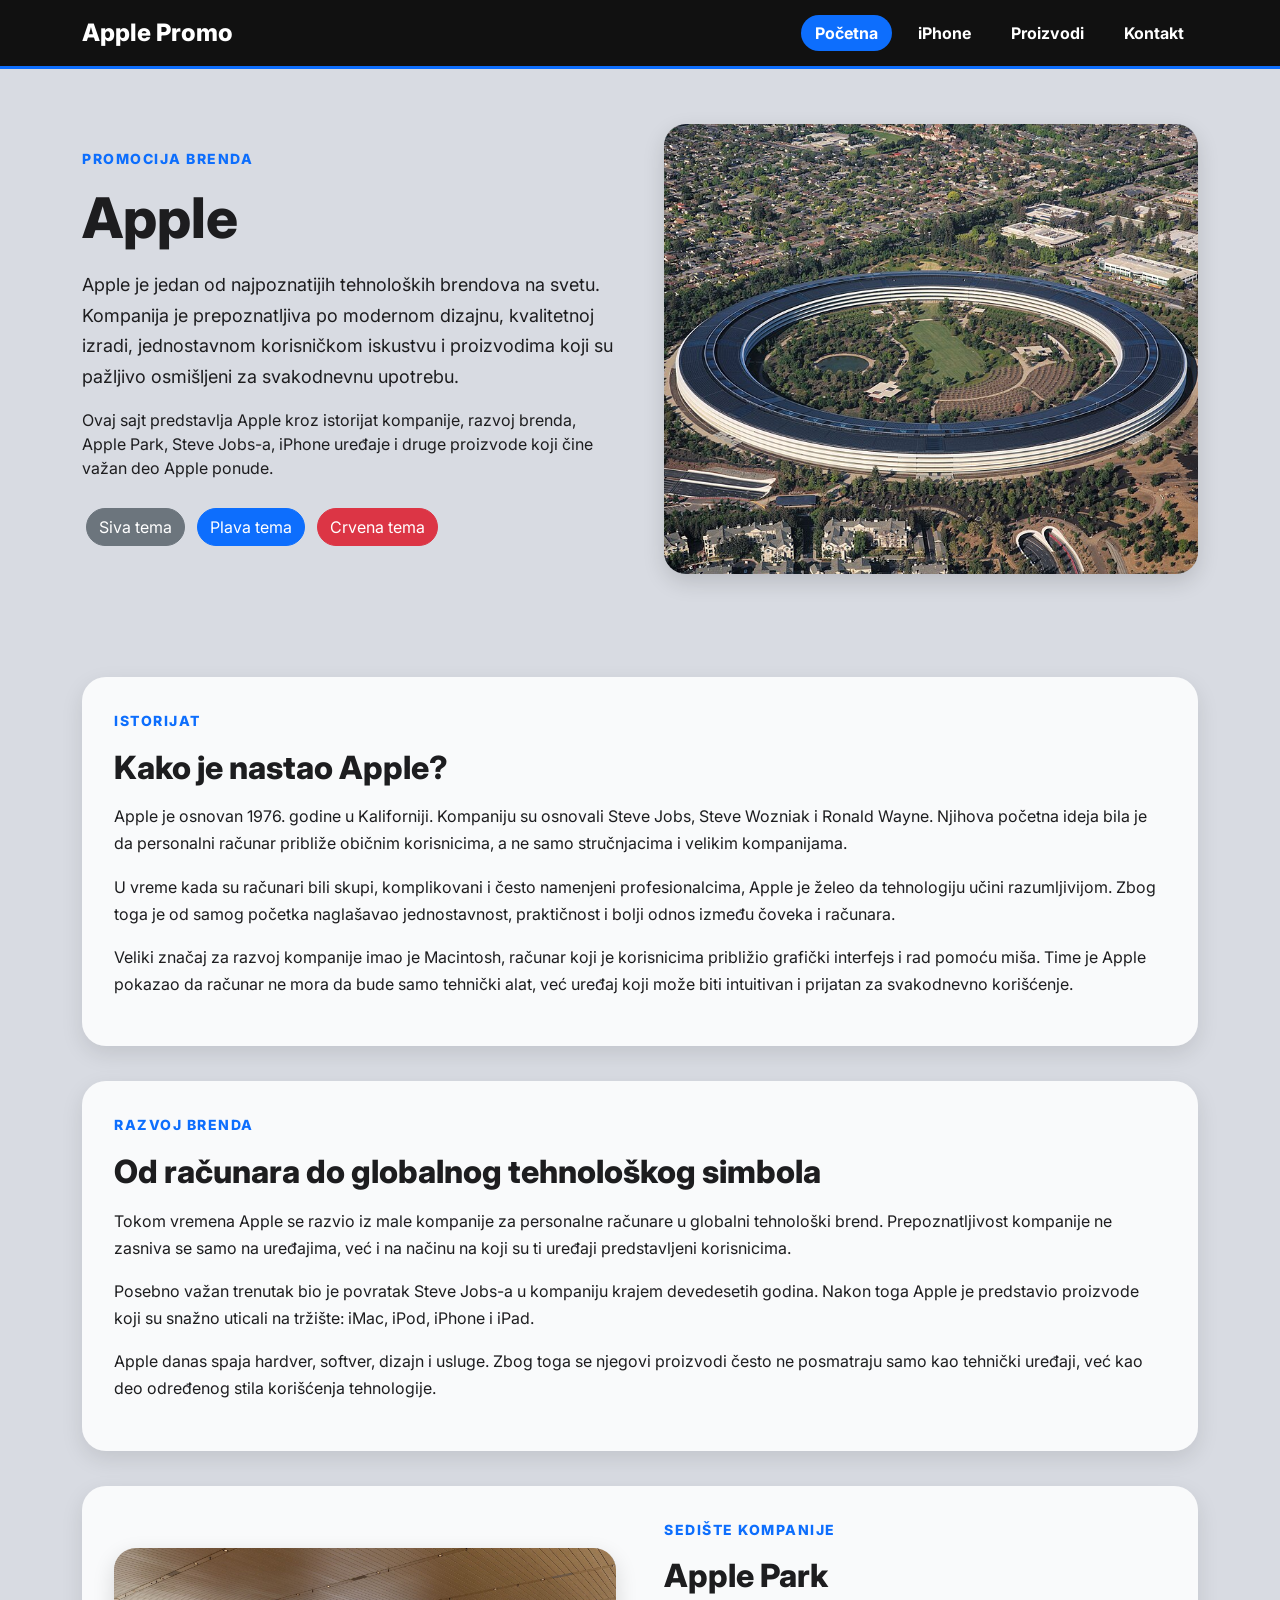
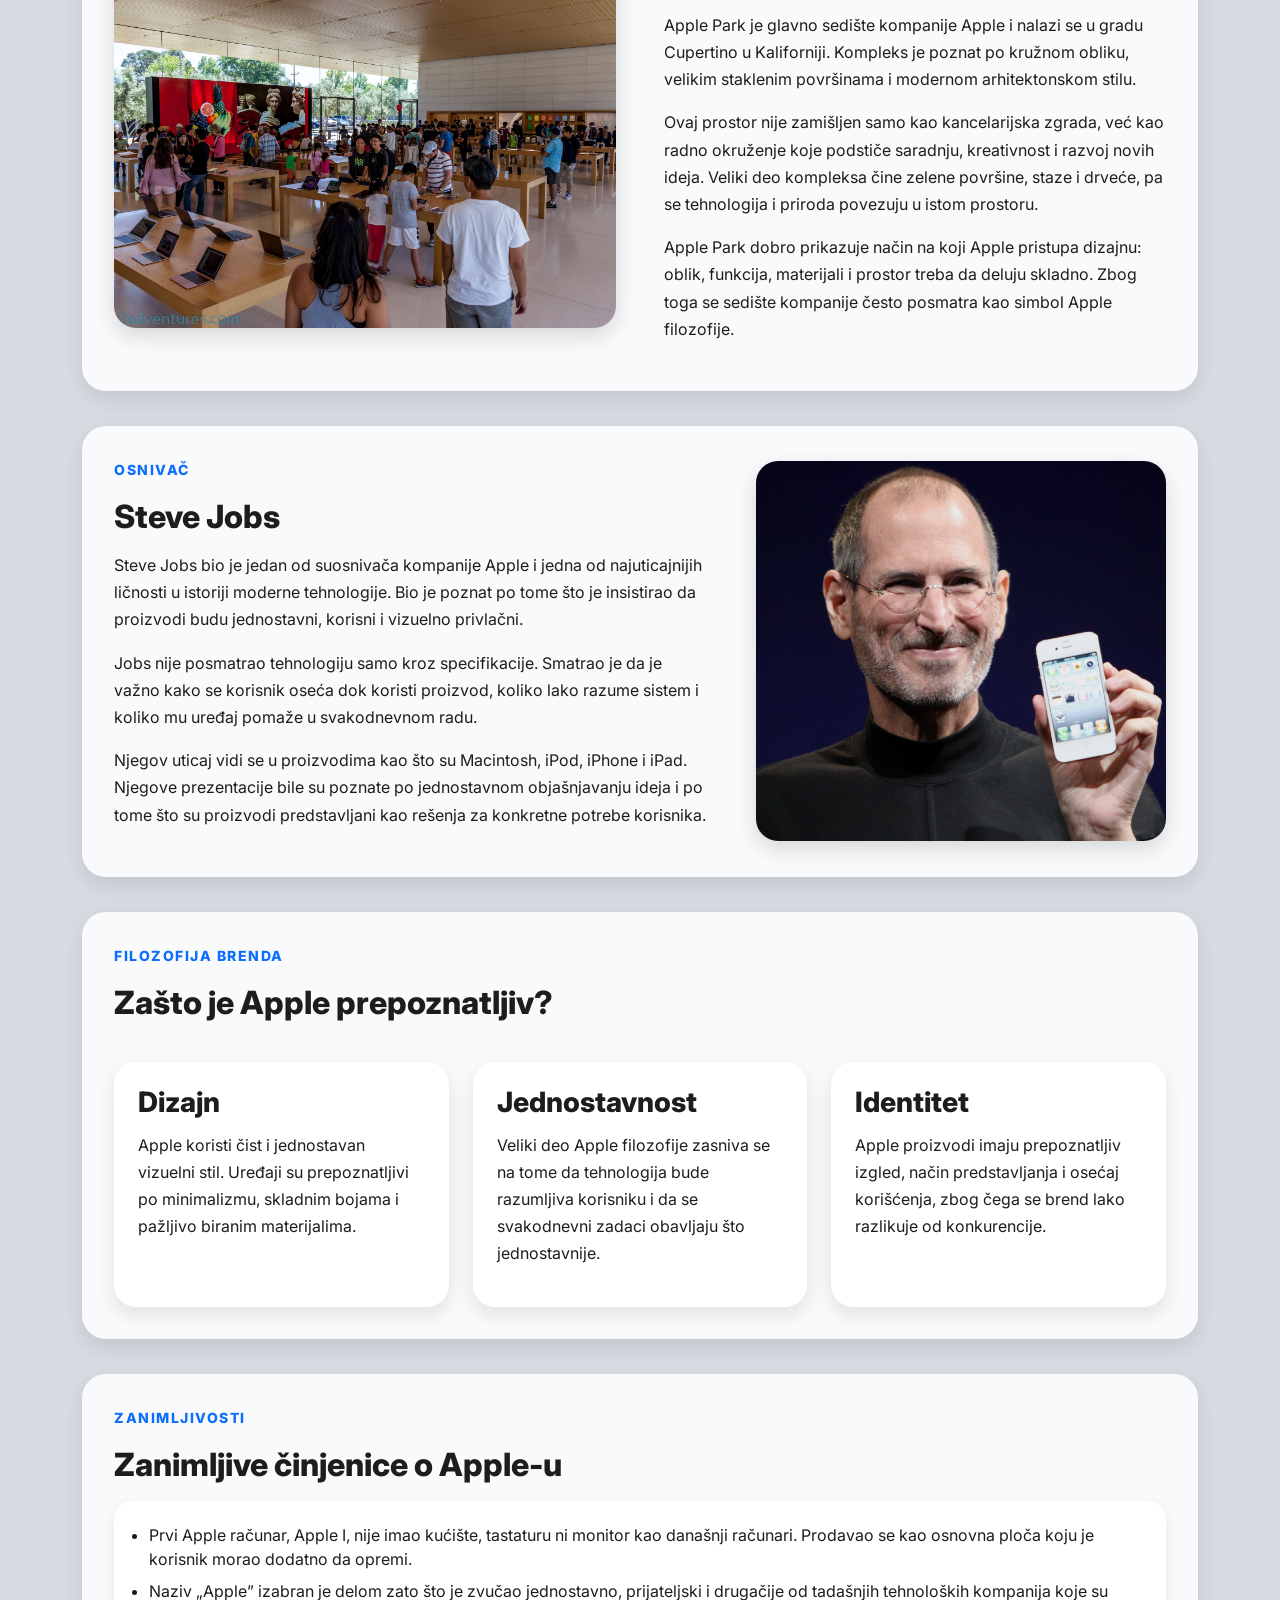
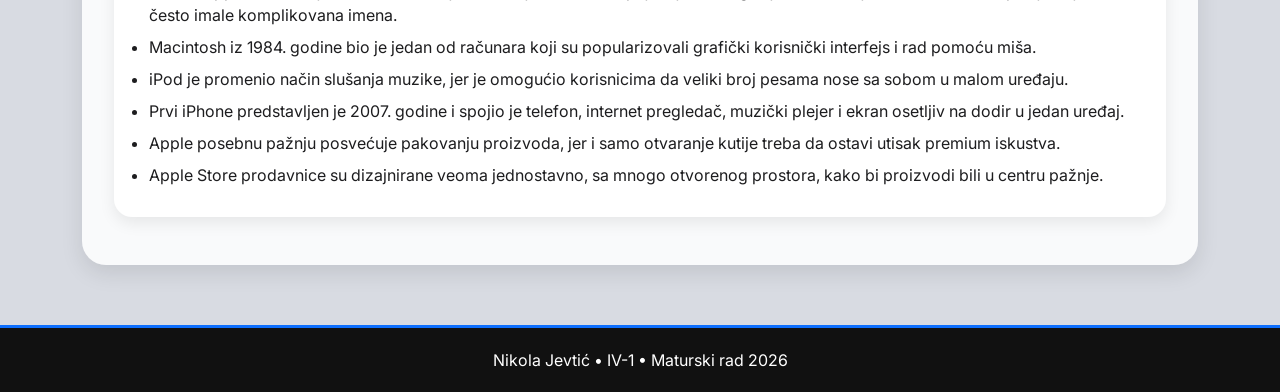
<file: index.html>
<!DOCTYPE html>
<html lang="sr">
<head>
  <meta charset="UTF-8">
  <meta name="viewport" content="width=device-width, initial-scale=1.0">

  <title>Apple | Početna</title>

  <link href="https://cdn.jsdelivr.net/npm/bootstrap@5.3.3/dist/css/bootstrap.min.css" rel="stylesheet">

  <link rel="preconnect" href="https://fonts.googleapis.com">
  <link rel="preconnect" href="https://fonts.gstatic.com" crossorigin>
  <link href="https://fonts.googleapis.com/css2?family=Inter:wght@300;400;600;700;800&display=swap" rel="stylesheet">

  <link rel="stylesheet" href="style.css">
</head>

<body id="telo">

  <nav class="site-nav">
    <div class="container nav-wrap">
      <div class="brand">Apple Promo</div>

      <ul class="menu">
        <li><a class="active" href="index.html">Početna</a></li>
        <li><a href="iphone.html">iPhone</a></li>
        <li><a href="proizvodi.html">Proizvodi</a></li>
        <li><a href="kontakt.html">Kontakt</a></li>
      </ul>
    </div>
  </nav>

  <header class="hero-section">
    <div class="container">
      <div class="row align-items-center g-5">

        <div class="col-lg-6">
          <p class="small-title">Promocija brenda</p>

          <h1>Apple</h1>

          <p class="lead-text">
            Apple je jedan od najpoznatijih tehnoloških brendova na svetu. Kompanija je
            prepoznatljiva po modernom dizajnu, kvalitetnoj izradi, jednostavnom korisničkom
            iskustvu i proizvodima koji su pažljivo osmišljeni za svakodnevnu upotrebu.
          </p>

          <p>
            Ovaj sajt predstavlja Apple kroz istorijat kompanije, razvoj brenda, Apple Park,
            Steve Jobs-a, iPhone uređaje i druge proizvode koji čine važan deo Apple ponude.
          </p>

          <div class="mt-4">
            <button onclick="sivaTema()" class="btn btn-secondary">Siva tema</button>
            <button onclick="plavaTema()" class="btn btn-primary">Plava tema</button>
            <button onclick="crvenaTema()" class="btn btn-danger">Crvena tema</button>
          </div>
        </div>

        <div class="col-lg-6">
          <img src="img/applepark.jpg" class="main-img" alt="Apple Park">
        </div>

      </div>
    </div>
  </header>

  <main class="container my-5">

    <section class="content-section">
      <p class="small-title">Istorijat</p>
      <h2>Kako je nastao Apple?</h2>

      <p>
        Apple je osnovan 1976. godine u Kaliforniji. Kompaniju su osnovali Steve Jobs,
        Steve Wozniak i Ronald Wayne. Njihova početna ideja bila je da personalni računar
        približe običnim korisnicima, a ne samo stručnjacima i velikim kompanijama.
      </p>

      <p>
        U vreme kada su računari bili skupi, komplikovani i često namenjeni profesionalcima,
        Apple je želeo da tehnologiju učini razumljivijom. Zbog toga je od samog početka
        naglašavao jednostavnost, praktičnost i bolji odnos između čoveka i računara.
      </p>

      <p>
        Veliki značaj za razvoj kompanije imao je Macintosh, računar koji je korisnicima
        približio grafički interfejs i rad pomoću miša. Time je Apple pokazao da računar
        ne mora da bude samo tehnički alat, već uređaj koji može biti intuitivan i prijatan
        za svakodnevno korišćenje.
      </p>
    </section>

    <section class="content-section">
      <p class="small-title">Razvoj brenda</p>
      <h2>Od računara do globalnog tehnološkog simbola</h2>

      <p>
        Tokom vremena Apple se razvio iz male kompanije za personalne računare u globalni
        tehnološki brend. Prepoznatljivost kompanije ne zasniva se samo na uređajima, već i
        na načinu na koji su ti uređaji predstavljeni korisnicima.
      </p>

      <p>
        Posebno važan trenutak bio je povratak Steve Jobs-a u kompaniju krajem devedesetih
        godina. Nakon toga Apple je predstavio proizvode koji su snažno uticali na tržište:
        iMac, iPod, iPhone i iPad.
      </p>

      <p>
        Apple danas spaja hardver, softver, dizajn i usluge. Zbog toga se njegovi proizvodi
        često ne posmatraju samo kao tehnički uređaji, već kao deo određenog stila korišćenja
        tehnologije.
      </p>
    </section>

    <section class="content-section">
      <div class="row align-items-center g-5">

        <div class="col-lg-6">
          <img src="img/applepark2.jpg" class="section-img" alt="Apple Park">
        </div>

        <div class="col-lg-6">
          <p class="small-title">Sedište kompanije</p>
          <h2>Apple Park</h2>

          <p>
            Apple Park je glavno sedište kompanije Apple i nalazi se u gradu Cupertino
            u Kaliforniji. Kompleks je poznat po kružnom obliku, velikim staklenim površinama
            i modernom arhitektonskom stilu.
          </p>

          <p>
            Ovaj prostor nije zamišljen samo kao kancelarijska zgrada, već kao radno okruženje
            koje podstiče saradnju, kreativnost i razvoj novih ideja. Veliki deo kompleksa čine
            zelene površine, staze i drveće, pa se tehnologija i priroda povezuju u istom prostoru.
          </p>

          <p>
            Apple Park dobro prikazuje način na koji Apple pristupa dizajnu: oblik, funkcija,
            materijali i prostor treba da deluju skladno. Zbog toga se sedište kompanije često
            posmatra kao simbol Apple filozofije.
          </p>
        </div>

      </div>
    </section>

    <section class="content-section">
      <div class="row align-items-center g-5">

        <div class="col-lg-7">
          <p class="small-title">Osnivač</p>
          <h2>Steve Jobs</h2>

          <p>
            Steve Jobs bio je jedan od suosnivača kompanije Apple i jedna od najuticajnijih
            ličnosti u istoriji moderne tehnologije. Bio je poznat po tome što je insistirao
            da proizvodi budu jednostavni, korisni i vizuelno privlačni.
          </p>

          <p>
            Jobs nije posmatrao tehnologiju samo kroz specifikacije. Smatrao je da je važno
            kako se korisnik oseća dok koristi proizvod, koliko lako razume sistem i koliko mu
            uređaj pomaže u svakodnevnom radu.
          </p>

          <p>
            Njegov uticaj vidi se u proizvodima kao što su Macintosh, iPod, iPhone i iPad.
            Njegove prezentacije bile su poznate po jednostavnom objašnjavanju ideja i po tome
            što su proizvodi predstavljani kao rešenja za konkretne potrebe korisnika.
          </p>
        </div>

        <div class="col-lg-5">
          <img src="img/jobs.jpg" class="section-img" alt="Steve Jobs">
        </div>

      </div>
    </section>

    <section class="content-section">
      <p class="small-title">Filozofija brenda</p>
      <h2>Zašto je Apple prepoznatljiv?</h2>

      <div class="row g-4 mt-3">

        <div class="col-md-4">
          <div class="info-card">
            <h3>Dizajn</h3>
            <p>
              Apple koristi čist i jednostavan vizuelni stil. Uređaji su prepoznatljivi po
              minimalizmu, skladnim bojama i pažljivo biranim materijalima.
            </p>
          </div>
        </div>

        <div class="col-md-4">
          <div class="info-card">
            <h3>Jednostavnost</h3>
            <p>
              Veliki deo Apple filozofije zasniva se na tome da tehnologija bude razumljiva
              korisniku i da se svakodnevni zadaci obavljaju što jednostavnije.
            </p>
          </div>
        </div>

        <div class="col-md-4">
          <div class="info-card">
            <h3>Identitet</h3>
            <p>
              Apple proizvodi imaju prepoznatljiv izgled, način predstavljanja i osećaj
              korišćenja, zbog čega se brend lako razlikuje od konkurencije.
            </p>
          </div>
        </div>

      </div>
    </section>

    <section class="content-section">
      <p class="small-title">Zanimljivosti</p>
      <h2>Zanimljive činjenice o Apple-u</h2>

      <ul class="nice-list">
        <li>
          Prvi Apple računar, Apple I, nije imao kućište, tastaturu ni monitor kao današnji računari.
          Prodavao se kao osnovna ploča koju je korisnik morao dodatno da opremi.
        </li>

        <li>
          Naziv „Apple” izabran je delom zato što je zvučao jednostavno, prijateljski i drugačije
          od tadašnjih tehnoloških kompanija koje su često imale komplikovana imena.
        </li>

        <li>
          Macintosh iz 1984. godine bio je jedan od računara koji su popularizovali grafički
          korisnički interfejs i rad pomoću miša.
        </li>

        <li>
          iPod je promenio način slušanja muzike, jer je omogućio korisnicima da veliki broj
          pesama nose sa sobom u malom uređaju.
        </li>

        <li>
          Prvi iPhone predstavljen je 2007. godine i spojio je telefon, internet pregledač,
          muzički plejer i ekran osetljiv na dodir u jedan uređaj.
        </li>

        <li>
          Apple posebnu pažnju posvećuje pakovanju proizvoda, jer i samo otvaranje kutije treba
          da ostavi utisak premium iskustva.
        </li>

        <li>
          Apple Store prodavnice su dizajnirane veoma jednostavno, sa mnogo otvorenog prostora,
          kako bi proizvodi bili u centru pažnje.
        </li>
      </ul>
    </section>

  </main>

  <footer class="site-footer">
    <div class="container">
      Nikola Jevtić • IV-1 • Maturski rad 2026
    </div>
  </footer>

  <script>
    function sivaTema() {
      document.getElementById("telo").style.backgroundColor = "#d8dbe2";
    }

    function plavaTema() {
      document.getElementById("telo").style.backgroundColor = "#c7d8ee";
    }

    function crvenaTema() {
      document.getElementById("telo").style.backgroundColor = "#e8c2c2";
    }
  </script>

</body>
</html>
</file>
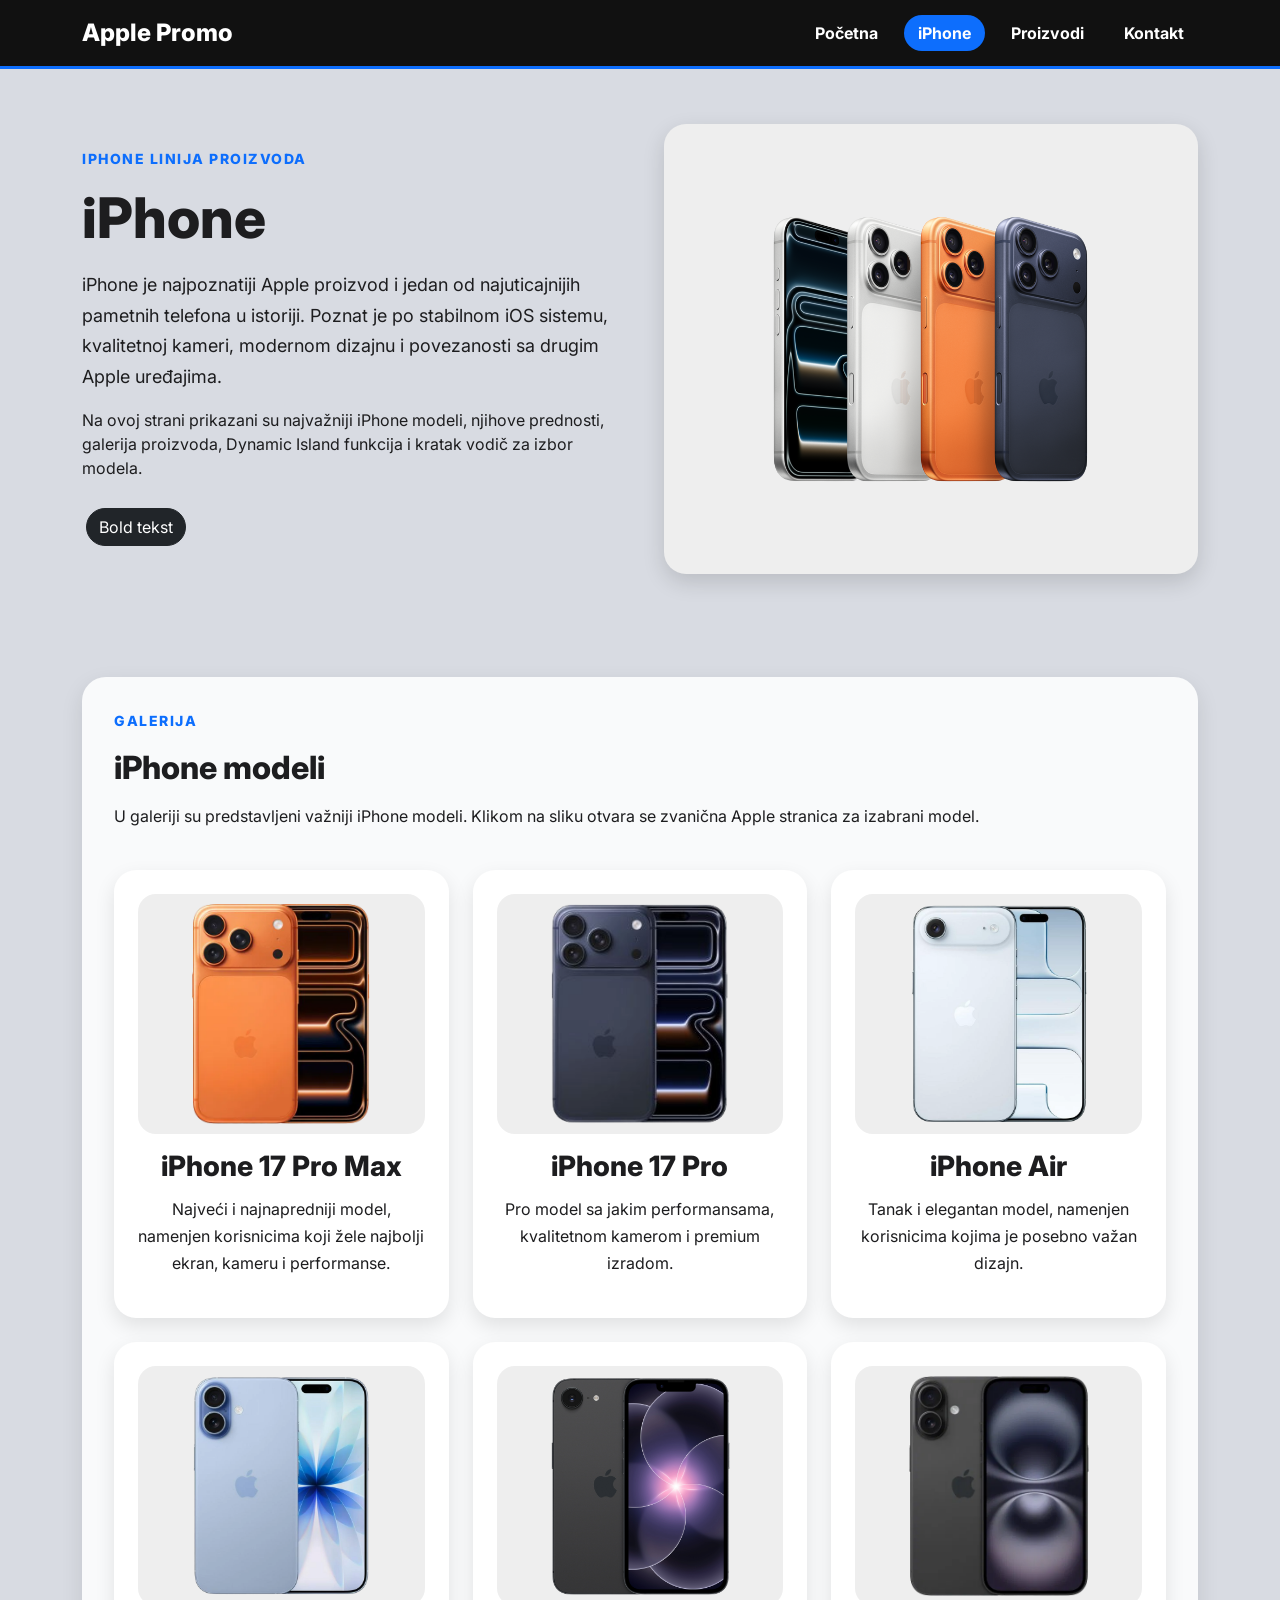
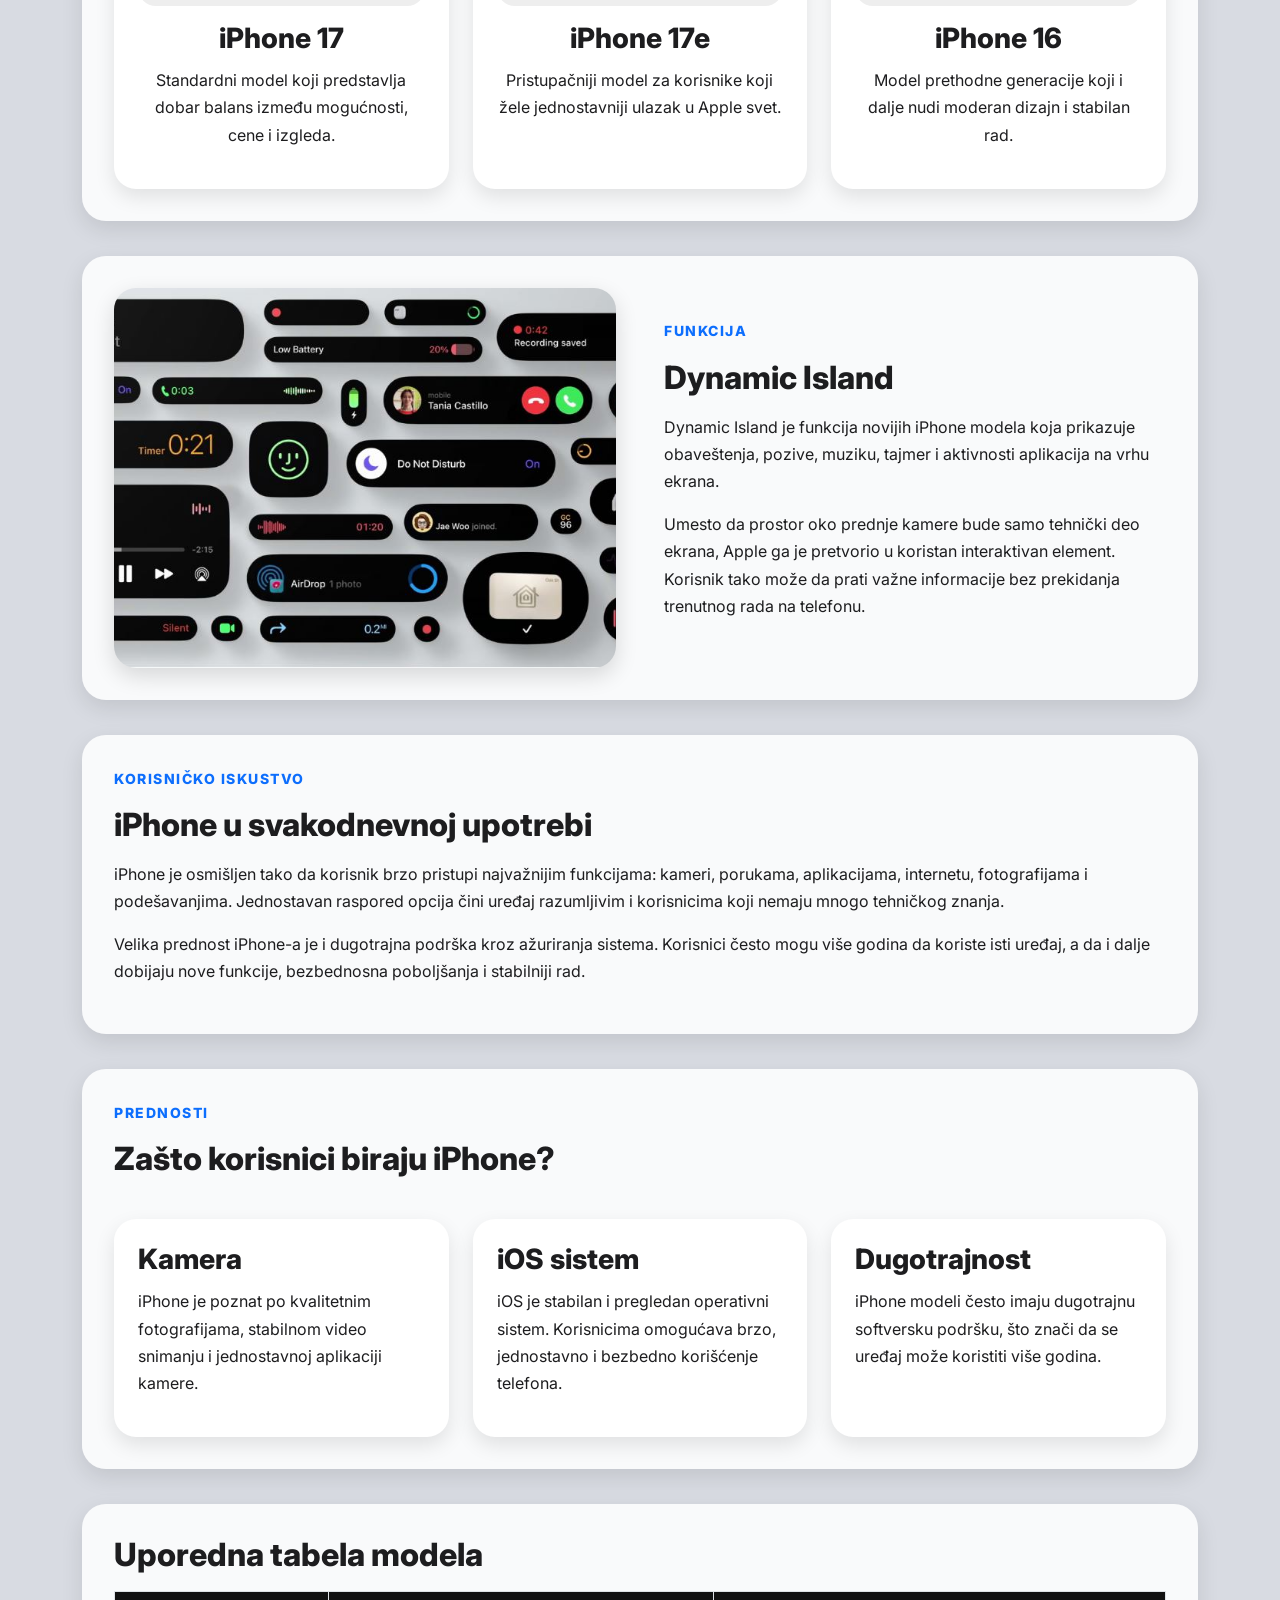
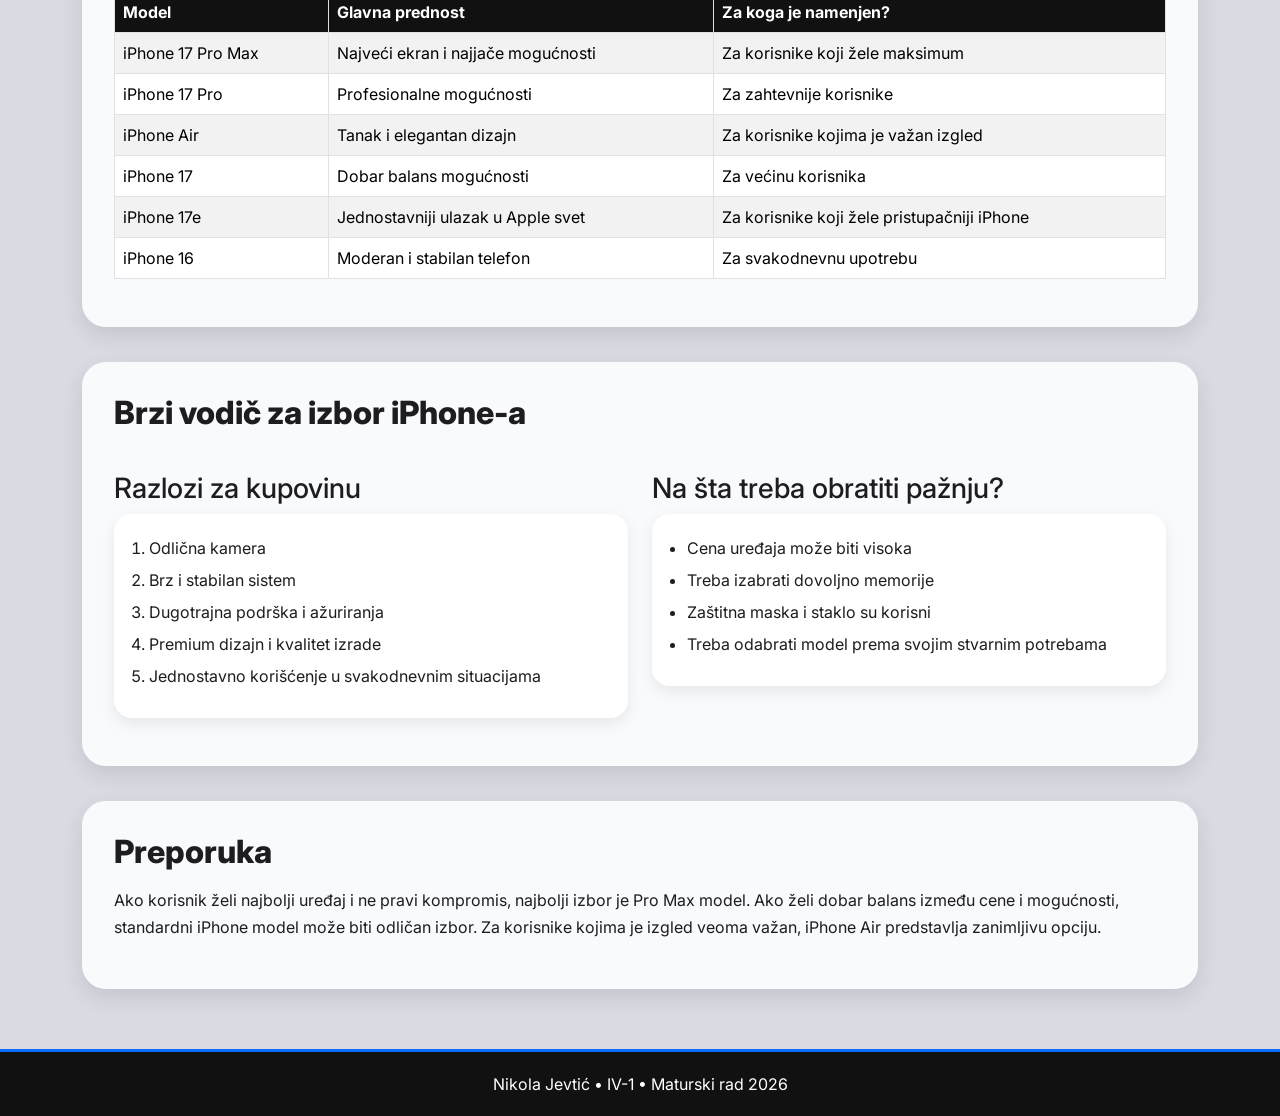
<file: iphone.html>
<!DOCTYPE html>
<html lang="sr">
<head>
  <meta charset="UTF-8">
  <meta name="viewport" content="width=device-width, initial-scale=1.0">

  <title>Apple | iPhone</title>

  <link href="https://cdn.jsdelivr.net/npm/bootstrap@5.3.3/dist/css/bootstrap.min.css" rel="stylesheet">

  <link rel="preconnect" href="https://fonts.googleapis.com">
  <link rel="preconnect" href="https://fonts.gstatic.com" crossorigin>
  <link href="https://fonts.googleapis.com/css2?family=Inter:wght@300;400;600;700;800&display=swap" rel="stylesheet">

  <link rel="stylesheet" href="style.css">
</head>

<body>

  <nav class="site-nav">
    <div class="container nav-wrap">
      <div class="brand">Apple Promo</div>

      <ul class="menu">
        <li><a href="index.html">Početna</a></li>
        <li><a class="active" href="iphone.html">iPhone</a></li>
        <li><a href="proizvodi.html">Proizvodi</a></li>
        <li><a href="kontakt.html">Kontakt</a></li>
      </ul>
    </div>
  </nav>

  <header class="hero-section">
    <div class="container">
      <div class="row align-items-center g-5">

        <div class="col-lg-6">
          <p class="small-title">iPhone linija proizvoda</p>

          <h1>iPhone</h1>

          <p class="lead-text" id="tekst1">
            iPhone je najpoznatiji Apple proizvod i jedan od najuticajnijih pametnih
            telefona u istoriji. Poznat je po stabilnom iOS sistemu, kvalitetnoj kameri,
            modernom dizajnu i povezanosti sa drugim Apple uređajima.
          </p>

          <p>
            Na ovoj strani prikazani su najvažniji iPhone modeli, njihove prednosti,
            galerija proizvoda, Dynamic Island funkcija i kratak vodič za izbor modela.
          </p>

          <div class="mt-4">
            <button id="boldDugme" onclick="boldTekst()" class="btn btn-dark">Bold tekst</button>
          </div>
        </div>

        <div class="col-lg-6">
          <div class="hero-phone-box">
            <a href="https://www.apple.com/iphone/" target="_blank">
              <img src="img/iphonehero.png" class="iphone-hero-img" alt="iPhone modeli">
            </a>
          </div>
        </div>

      </div>
    </div>
  </header>

  <main class="container my-5">

    <section class="content-section">
      <p class="small-title">Galerija</p>
      <h2>iPhone modeli</h2>

      <p>
        U galeriji su predstavljeni važniji iPhone modeli. Klikom na sliku otvara se
        zvanična Apple stranica za izabrani model.
      </p>

      <div class="row g-4 mt-3">

        <div class="col-md-4">
          <div class="product-card">
            <a href="https://www.apple.com/iphone-17-pro/" target="_blank">
              <img src="img/iphone17promax.png" alt="iPhone 17 Pro Max">
            </a>

            <h3>iPhone 17 Pro Max</h3>
            <p>
              Najveći i najnapredniji model, namenjen korisnicima koji žele najbolji ekran,
              kameru i performanse.
            </p>
          </div>
        </div>

        <div class="col-md-4">
          <div class="product-card">
            <a href="https://www.apple.com/iphone-17-pro/" target="_blank">
              <img src="img/iphone17pro.png" alt="iPhone 17 Pro">
            </a>

            <h3>iPhone 17 Pro</h3>
            <p>
              Pro model sa jakim performansama, kvalitetnom kamerom i premium izradom.
            </p>
          </div>
        </div>

        <div class="col-md-4">
          <div class="product-card">
            <a href="https://www.apple.com/iphone-air/" target="_blank">
              <img src="img/iphoneair.png" alt="iPhone Air">
            </a>

            <h3>iPhone Air</h3>
            <p>
              Tanak i elegantan model, namenjen korisnicima kojima je posebno važan dizajn.
            </p>
          </div>
        </div>

        <div class="col-md-4">
          <div class="product-card">
            <a href="https://www.apple.com/iphone-17/" target="_blank">
              <img src="img/iphone17.png" alt="iPhone 17">
            </a>

            <h3>iPhone 17</h3>
            <p>
              Standardni model koji predstavlja dobar balans između mogućnosti, cene i izgleda.
            </p>
          </div>
        </div>

        <div class="col-md-4">
          <div class="product-card">
            <a href="https://www.apple.com/iphone-17e/" target="_blank">
              <img src="img/iphone17e.png" alt="iPhone 17e">
            </a>

            <h3>iPhone 17e</h3>
            <p>
              Pristupačniji model za korisnike koji žele jednostavniji ulazak u Apple svet.
            </p>
          </div>
        </div>

        <div class="col-md-4">
          <div class="product-card">
            <a href="https://www.apple.com/iphone-16/" target="_blank">
              <img src="img/iphone16.png" alt="iPhone 16">
            </a>

            <h3>iPhone 16</h3>
            <p>
              Model prethodne generacije koji i dalje nudi moderan dizajn i stabilan rad.
            </p>
          </div>
        </div>

      </div>
    </section>

    <section class="content-section">
      <div class="row align-items-center g-5">

        <div class="col-lg-6">
          <img src="img/dynamic2.jpg" class="section-img" alt="Dynamic Island funkcija">
        </div>

        <div class="col-lg-6">
          <p class="small-title">Funkcija</p>
          <h2>Dynamic Island</h2>

          <p>
            Dynamic Island je funkcija novijih iPhone modela koja prikazuje obaveštenja,
            pozive, muziku, tajmer i aktivnosti aplikacija na vrhu ekrana.
          </p>

          <p>
            Umesto da prostor oko prednje kamere bude samo tehnički deo ekrana, Apple ga je
            pretvorio u koristan interaktivan element. Korisnik tako može da prati važne
            informacije bez prekidanja trenutnog rada na telefonu.
          </p>
        </div>

      </div>
    </section>

    <section class="content-section">
      <p class="small-title">Korisničko iskustvo</p>
      <h2>iPhone u svakodnevnoj upotrebi</h2>

      <p>
        iPhone je osmišljen tako da korisnik brzo pristupi najvažnijim funkcijama: kameri,
        porukama, aplikacijama, internetu, fotografijama i podešavanjima. Jednostavan raspored
        opcija čini uređaj razumljivim i korisnicima koji nemaju mnogo tehničkog znanja.
      </p>

      <p>
        Velika prednost iPhone-a je i dugotrajna podrška kroz ažuriranja sistema. Korisnici
        često mogu više godina da koriste isti uređaj, a da i dalje dobijaju nove funkcije,
        bezbednosna poboljšanja i stabilniji rad.
      </p>
    </section>

    <section class="content-section">
      <p class="small-title">Prednosti</p>
      <h2>Zašto korisnici biraju iPhone?</h2>

      <div class="row g-4 mt-3">

        <div class="col-md-4">
          <div class="info-card">
            <h3>Kamera</h3>
            <p>
              iPhone je poznat po kvalitetnim fotografijama, stabilnom video snimanju i
              jednostavnoj aplikaciji kamere.
            </p>
          </div>
        </div>

        <div class="col-md-4">
          <div class="info-card">
            <h3>iOS sistem</h3>
            <p>
              iOS je stabilan i pregledan operativni sistem. Korisnicima omogućava brzo,
              jednostavno i bezbedno korišćenje telefona.
            </p>
          </div>
        </div>

        <div class="col-md-4">
          <div class="info-card">
            <h3>Dugotrajnost</h3>
            <p>
              iPhone modeli često imaju dugotrajnu softversku podršku, što znači da se
              uređaj može koristiti više godina.
            </p>
          </div>
        </div>

      </div>
    </section>

    <section class="content-section">
      <h2>Uporedna tabela modela</h2>

      <div class="table-responsive mt-3">
        <table class="table table-striped table-bordered align-middle">
          <thead>
            <tr>
              <th>Model</th>
              <th>Glavna prednost</th>
              <th>Za koga je namenjen?</th>
            </tr>
          </thead>

          <tbody>
            <tr>
              <td>iPhone 17 Pro Max</td>
              <td>Najveći ekran i najjače mogućnosti</td>
              <td>Za korisnike koji žele maksimum</td>
            </tr>

            <tr>
              <td>iPhone 17 Pro</td>
              <td>Profesionalne mogućnosti</td>
              <td>Za zahtevnije korisnike</td>
            </tr>

            <tr>
              <td>iPhone Air</td>
              <td>Tanak i elegantan dizajn</td>
              <td>Za korisnike kojima je važan izgled</td>
            </tr>

            <tr>
              <td>iPhone 17</td>
              <td>Dobar balans mogućnosti</td>
              <td>Za većinu korisnika</td>
            </tr>

            <tr>
              <td>iPhone 17e</td>
              <td>Jednostavniji ulazak u Apple svet</td>
              <td>Za korisnike koji žele pristupačniji iPhone</td>
            </tr>

            <tr>
              <td>iPhone 16</td>
              <td>Moderan i stabilan telefon</td>
              <td>Za svakodnevnu upotrebu</td>
            </tr>
          </tbody>
        </table>
      </div>
    </section>

    <section class="content-section">
      <h2>Brzi vodič za izbor iPhone-a</h2>

      <div class="row g-4 mt-3">

        <div class="col-md-6">
          <h3>Razlozi za kupovinu</h3>

          <ol class="nice-list">
            <li>Odlična kamera</li>
            <li>Brz i stabilan sistem</li>
            <li>Dugotrajna podrška i ažuriranja</li>
            <li>Premium dizajn i kvalitet izrade</li>
            <li>Jednostavno korišćenje u svakodnevnim situacijama</li>
          </ol>
        </div>

        <div class="col-md-6">
          <h3>Na šta treba obratiti pažnju?</h3>

          <ul class="nice-list">
            <li>Cena uređaja može biti visoka</li>
            <li>Treba izabrati dovoljno memorije</li>
            <li>Zaštitna maska i staklo su korisni</li>
            <li>Treba odabrati model prema svojim stvarnim potrebama</li>
          </ul>
        </div>

      </div>
    </section>

    <section class="content-section">
      <h2>Preporuka</h2>

      <p>
        Ako korisnik želi najbolji uređaj i ne pravi kompromis, najbolji izbor je Pro Max
        model. Ako želi dobar balans između cene i mogućnosti, standardni iPhone model može
        biti odličan izbor. Za korisnike kojima je izgled veoma važan, iPhone Air predstavlja
        zanimljivu opciju.
      </p>
    </section>

  </main>

  <footer class="site-footer">
    <div class="container">
      Nikola Jevtić • IV-1 • Maturski rad 2026
    </div>
  </footer>

  <script>
    function boldTekst() {
      let element = document.getElementById("tekst1");
      let dugme = document.getElementById("boldDugme");

      if (element.style.fontWeight === "bold") {
        element.style.fontWeight = "normal";
        dugme.innerHTML = "Bold tekst";
      } else {
        element.style.fontWeight = "bold";
        dugme.innerHTML = "Unbold tekst";
      }
    }
  </script>

</body>
</html>
</file>
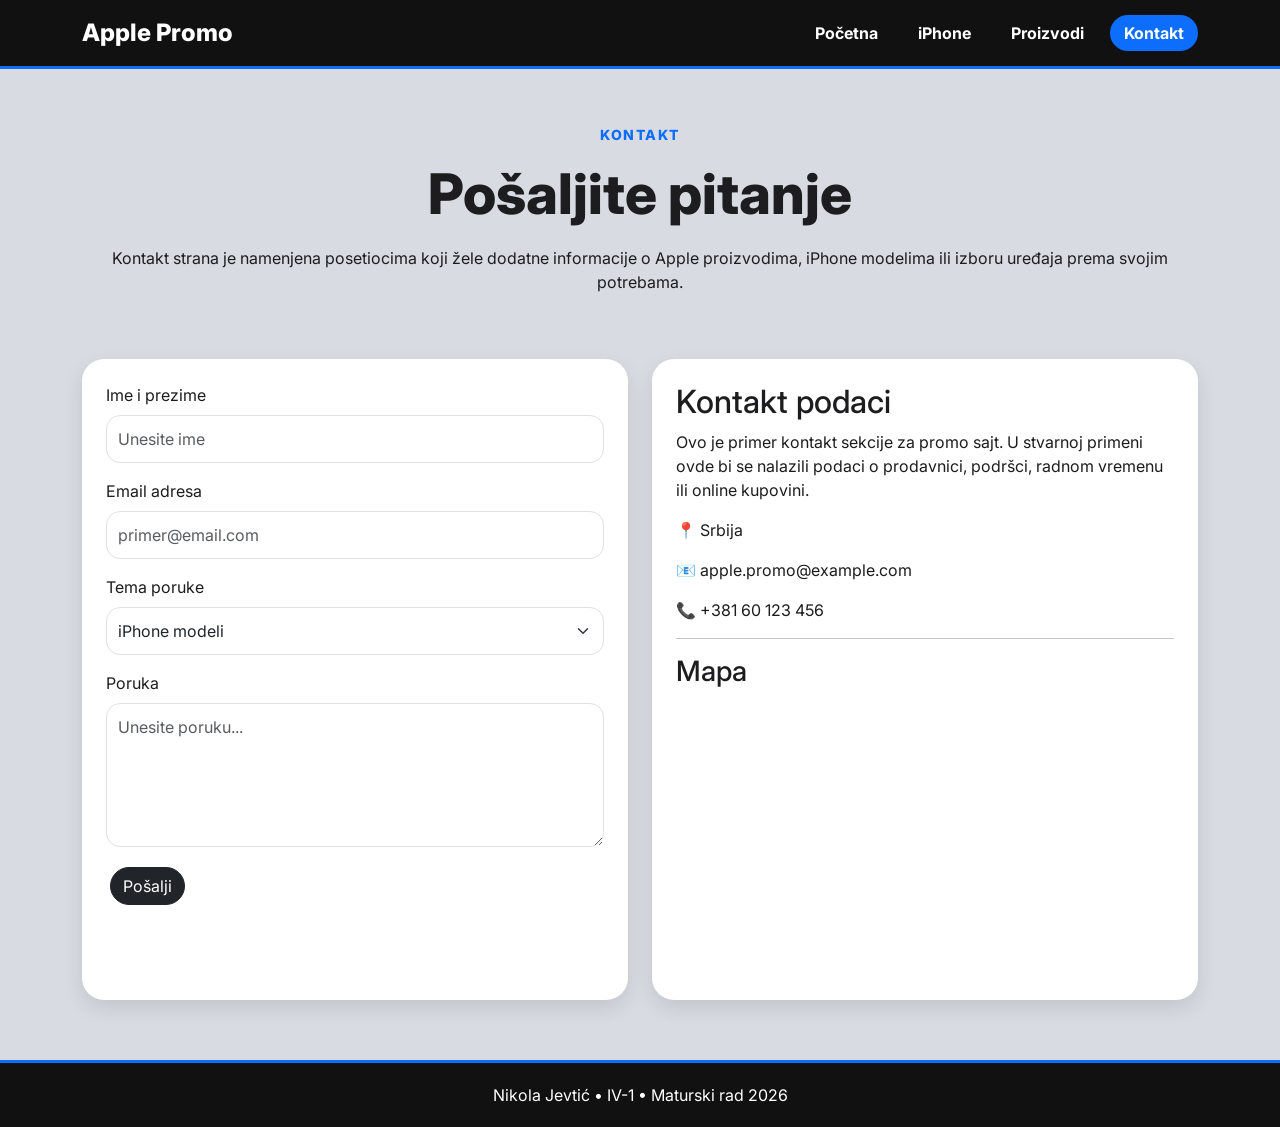
<file: kontakt.html>
<!DOCTYPE html>
<html lang="sr">
<head>
  <meta charset="UTF-8">
  <meta name="viewport" content="width=device-width, initial-scale=1.0">

  <title>Apple | Kontakt</title>

  <link href="https://cdn.jsdelivr.net/npm/bootstrap@5.3.3/dist/css/bootstrap.min.css" rel="stylesheet">

  <link rel="preconnect" href="https://fonts.googleapis.com">
  <link rel="preconnect" href="https://fonts.gstatic.com" crossorigin>
  <link href="https://fonts.googleapis.com/css2?family=Inter:wght@300;400;600;700;800&display=swap" rel="stylesheet">

  <link rel="stylesheet" href="style.css">
</head>

<body>

  <nav class="site-nav">
    <div class="container nav-wrap">
      <div class="brand">Apple Promo</div>

      <ul class="menu">
        <li><a href="index.html">Početna</a></li>
        <li><a href="iphone.html">iPhone</a></li>
        <li><a href="proizvodi.html">Proizvodi</a></li>
        <li><a class="active" href="kontakt.html">Kontakt</a></li>
      </ul>
    </div>
  </nav>

  <header class="page-hero">
    <div class="container">
      <p class="small-title">Kontakt</p>
      <h1>Pošaljite pitanje</h1>

      <p>
        Kontakt strana je namenjena posetiocima koji žele dodatne informacije o Apple
        proizvodima, iPhone modelima ili izboru uređaja prema svojim potrebama.
      </p>
    </div>
  </header>

  <main class="container my-4">

    <div class="row g-4">

      <div class="col-lg-6">
        <form class="contact-box">

          <div class="mb-3">
            <label class="form-label">Ime i prezime</label>
            <input type="text" class="form-control" placeholder="Unesite ime">
          </div>

          <div class="mb-3">
            <label class="form-label">Email adresa</label>
            <input type="email" class="form-control" placeholder="primer@email.com">
          </div>

          <div class="mb-3">
            <label class="form-label">Tema poruke</label>
            <select class="form-select">
              <option>iPhone modeli</option>
              <option>MacBook i računari</option>
              <option>iPad i Apple Watch</option>
              <option>AirPods i dodatna oprema</option>
              <option>Ostalo</option>
            </select>
          </div>

          <div class="mb-3">
            <label class="form-label">Poruka</label>
            <textarea class="form-control" rows="5" placeholder="Unesite poruku..."></textarea>
          </div>

          <button type="submit" class="btn btn-dark">Pošalji</button>
        </form>
      </div>

      <div class="col-lg-6">
        <div class="contact-box">
          <h2>Kontakt podaci</h2>

          <p>
            Ovo je primer kontakt sekcije za promo sajt. U stvarnoj primeni ovde bi se
            nalazili podaci o prodavnici, podršci, radnom vremenu ili online kupovini.
          </p>

          <p>📍 Srbija</p>
          <p>📧 apple.promo@example.com</p>
          <p>📞 +381 60 123 456</p>

          <hr>

          <h3>Mapa</h3>

          <div class="ratio ratio-16x9">
            <iframe
              src="https://www.google.com/maps?q=Belgrade&output=embed"
              loading="lazy"
              referrerpolicy="no-referrer-when-downgrade">
            </iframe>
          </div>
        </div>
      </div>

    </div>

  </main>

  <footer class="site-footer">
    <div class="container">
      Nikola Jevtić • IV-1 • Maturski rad 2026
    </div>
  </footer>

</body>
</html>
</file>
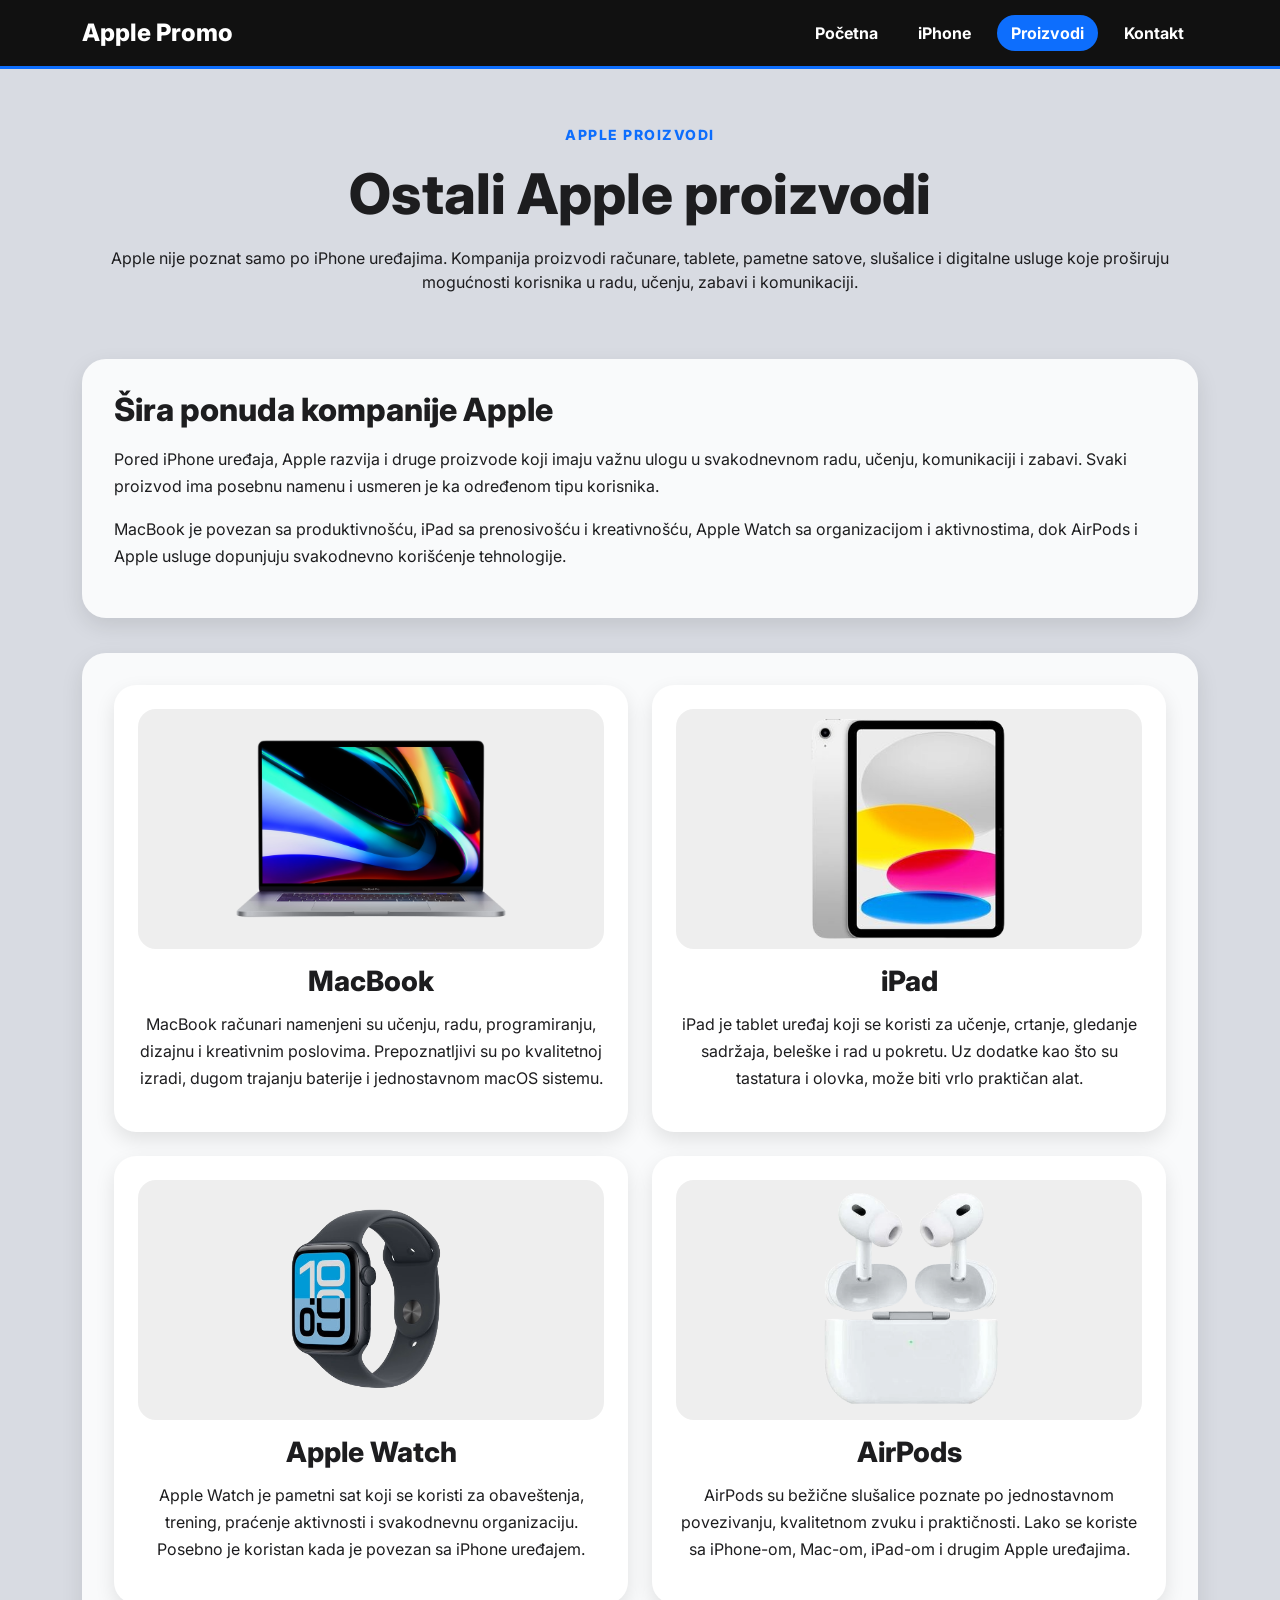
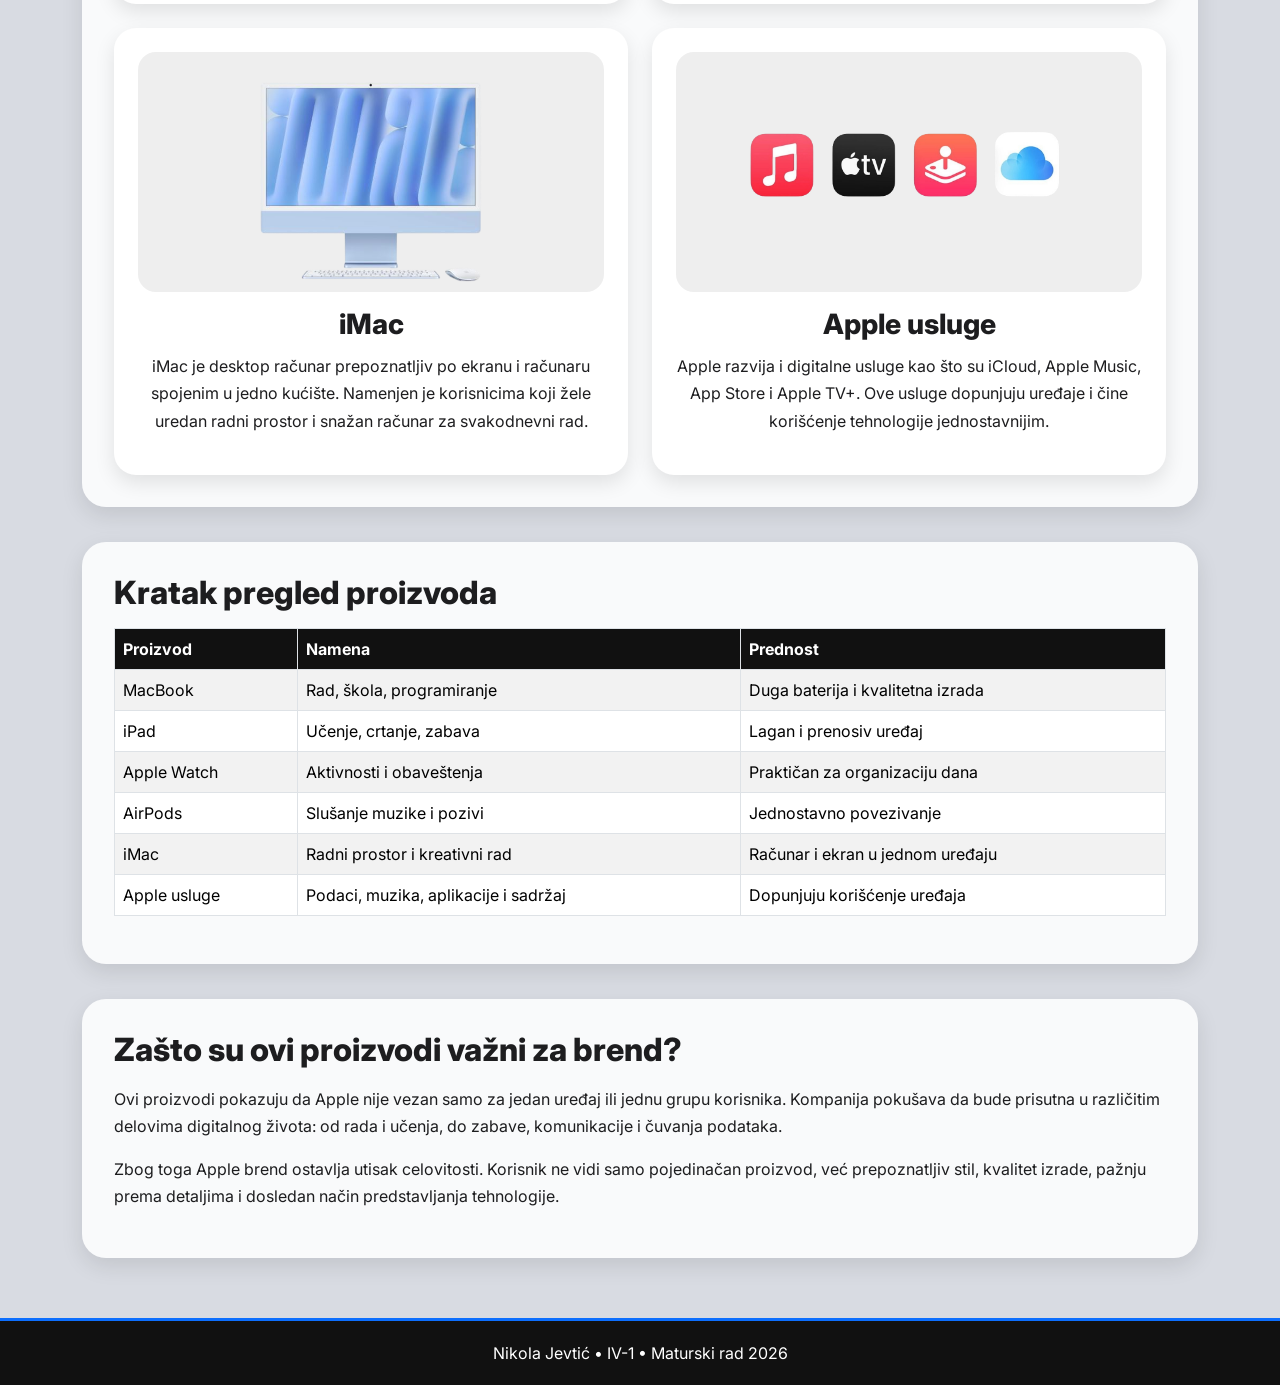
<file: proizvodi.html>
<!DOCTYPE html>
<html lang="sr">
<head>
  <meta charset="UTF-8">
  <meta name="viewport" content="width=device-width, initial-scale=1.0">

  <title>Apple | Proizvodi</title>

  <link href="https://cdn.jsdelivr.net/npm/bootstrap@5.3.3/dist/css/bootstrap.min.css" rel="stylesheet">

  <link rel="preconnect" href="https://fonts.googleapis.com">
  <link rel="preconnect" href="https://fonts.gstatic.com" crossorigin>
  <link href="https://fonts.googleapis.com/css2?family=Inter:wght@300;400;600;700;800&display=swap" rel="stylesheet">

  <link rel="stylesheet" href="style.css">
</head>

<body>

  <nav class="site-nav">
    <div class="container nav-wrap">
      <div class="brand">Apple Promo</div>

      <ul class="menu">
        <li><a href="index.html">Početna</a></li>
        <li><a href="iphone.html">iPhone</a></li>
        <li><a class="active" href="proizvodi.html">Proizvodi</a></li>
        <li><a href="kontakt.html">Kontakt</a></li>
      </ul>
    </div>
  </nav>

  <header class="page-hero">
    <div class="container">
      <p class="small-title">Apple proizvodi</p>
      <h1>Ostali Apple proizvodi</h1>

      <p>
        Apple nije poznat samo po iPhone uređajima. Kompanija proizvodi računare,
        tablete, pametne satove, slušalice i digitalne usluge koje proširuju mogućnosti
        korisnika u radu, učenju, zabavi i komunikaciji.
      </p>
    </div>
  </header>

  <main class="container my-4">

    <section class="content-section">
      <h2>Šira ponuda kompanije Apple</h2>

      <p>
        Pored iPhone uređaja, Apple razvija i druge proizvode koji imaju važnu ulogu
        u svakodnevnom radu, učenju, komunikaciji i zabavi. Svaki proizvod ima posebnu
        namenu i usmeren je ka određenom tipu korisnika.
      </p>

      <p>
        MacBook je povezan sa produktivnošću, iPad sa prenosivošću i kreativnošću,
        Apple Watch sa organizacijom i aktivnostima, dok AirPods i Apple usluge dopunjuju
        svakodnevno korišćenje tehnologije.
      </p>
    </section>

    <section class="content-section">
      <div class="row g-4">

        <div class="col-md-6">
          <div class="product-card">
            <a href="https://www.apple.com/mac/" target="_blank">
              <img src="img/macbook.png" alt="MacBook">
            </a>

            <h3>MacBook</h3>
            <p>
              MacBook računari namenjeni su učenju, radu, programiranju, dizajnu i kreativnim
              poslovima. Prepoznatljivi su po kvalitetnoj izradi, dugom trajanju baterije i
              jednostavnom macOS sistemu.
            </p>
          </div>
        </div>

        <div class="col-md-6">
          <div class="product-card">
            <a href="https://www.apple.com/ipad/" target="_blank">
              <img src="img/ipad.png" alt="iPad">
            </a>

            <h3>iPad</h3>
            <p>
              iPad je tablet uređaj koji se koristi za učenje, crtanje, gledanje sadržaja,
              beleške i rad u pokretu. Uz dodatke kao što su tastatura i olovka, može biti
              vrlo praktičan alat.
            </p>
          </div>
        </div>

        <div class="col-md-6">
          <div class="product-card">
            <a href="https://www.apple.com/apple-watch/" target="_blank" class="watch-box">
              <img src="img/watch.png" alt="Apple Watch">
            </a>

            <h3>Apple Watch</h3>
            <p>
              Apple Watch je pametni sat koji se koristi za obaveštenja, trening, praćenje
              aktivnosti i svakodnevnu organizaciju. Posebno je koristan kada je povezan
              sa iPhone uređajem.
            </p>
          </div>
        </div>

        <div class="col-md-6">
          <div class="product-card">
            <a href="https://www.apple.com/airpods/" target="_blank">
              <img src="img/airpods.png" alt="AirPods">
            </a>

            <h3>AirPods</h3>
            <p>
              AirPods su bežične slušalice poznate po jednostavnom povezivanju, kvalitetnom
              zvuku i praktičnosti. Lako se koriste sa iPhone-om, Mac-om, iPad-om i drugim
              Apple uređajima.
            </p>
          </div>
        </div>

        <div class="col-md-6">
          <div class="product-card">
            <a href="https://www.apple.com/imac/" target="_blank" class="imac-box">
              <img src="img/imac.png" alt="iMac">
            </a>

            <h3>iMac</h3>
            <p>
              iMac je desktop računar prepoznatljiv po ekranu i računaru spojenim u jedno
              kućište. Namenjen je korisnicima koji žele uredan radni prostor i snažan računar
              za svakodnevni rad.
            </p>
          </div>
        </div>

        <div class="col-md-6">
          <div class="product-card">
            <a href="https://www.apple.com/icloud/" target="_blank">
              <img src="img/services.png" alt="Apple usluge">
            </a>

            <h3>Apple usluge</h3>
            <p>
              Apple razvija i digitalne usluge kao što su iCloud, Apple Music, App Store i
              Apple TV+. Ove usluge dopunjuju uređaje i čine korišćenje tehnologije
              jednostavnijim.
            </p>
          </div>
        </div>

      </div>
    </section>

    <section class="content-section">
      <h2>Kratak pregled proizvoda</h2>

      <div class="table-responsive mt-3">
        <table class="table table-striped table-bordered align-middle">
          <thead>
            <tr>
              <th>Proizvod</th>
              <th>Namena</th>
              <th>Prednost</th>
            </tr>
          </thead>

          <tbody>
            <tr>
              <td>MacBook</td>
              <td>Rad, škola, programiranje</td>
              <td>Duga baterija i kvalitetna izrada</td>
            </tr>

            <tr>
              <td>iPad</td>
              <td>Učenje, crtanje, zabava</td>
              <td>Lagan i prenosiv uređaj</td>
            </tr>

            <tr>
              <td>Apple Watch</td>
              <td>Aktivnosti i obaveštenja</td>
              <td>Praktičan za organizaciju dana</td>
            </tr>

            <tr>
              <td>AirPods</td>
              <td>Slušanje muzike i pozivi</td>
              <td>Jednostavno povezivanje</td>
            </tr>

            <tr>
              <td>iMac</td>
              <td>Radni prostor i kreativni rad</td>
              <td>Računar i ekran u jednom uređaju</td>
            </tr>

            <tr>
              <td>Apple usluge</td>
              <td>Podaci, muzika, aplikacije i sadržaj</td>
              <td>Dopunjuju korišćenje uređaja</td>
            </tr>
          </tbody>
        </table>
      </div>
    </section>

    <section class="content-section">
      <h2>Zašto su ovi proizvodi važni za brend?</h2>

      <p>
        Ovi proizvodi pokazuju da Apple nije vezan samo za jedan uređaj ili jednu grupu
        korisnika. Kompanija pokušava da bude prisutna u različitim delovima digitalnog
        života: od rada i učenja, do zabave, komunikacije i čuvanja podataka.
      </p>

      <p>
        Zbog toga Apple brend ostavlja utisak celovitosti. Korisnik ne vidi samo pojedinačan
        proizvod, već prepoznatljiv stil, kvalitet izrade, pažnju prema detaljima i dosledan
        način predstavljanja tehnologije.
      </p>
    </section>

  </main>

  <footer class="site-footer">
    <div class="container">
      Nikola Jevtić • IV-1 • Maturski rad 2026
    </div>
  </footer>

</body>
</html>
</file>
<file: style.css>
body {
  font-family: 'Inter', Arial, sans-serif;
  background: #d8dbe2;
  color: #1d1d1f;
  margin: 0;
}

/* NAVIGACIJA */

.site-nav {
  background: #111;
  padding: 15px 0;
  border-bottom: 3px solid #0d6efd;
  position: sticky;
  top: 0;
  z-index: 1000;
}

.nav-wrap {
  display: flex;
  align-items: center;
  justify-content: space-between;
}

.brand {
  color: white;
  font-weight: 800;
  font-size: 24px;
}

.menu {
  display: flex;
  gap: 12px;
  list-style: none;
  padding: 0;
  margin: 0;
}

.menu a {
  color: white;
  text-decoration: none;
  font-weight: 700;
  padding: 8px 14px;
  border-radius: 20px;
}

.menu a:hover,
.menu a.active {
  background: #0d6efd;
  color: white;
}

/* HERO */

.hero-section,
.page-hero {
  padding: 55px 0;
}

.page-hero {
  text-align: center;
  padding-bottom: 25px;
}

.hero-section h1,
.page-hero h1 {
  font-size: 56px;
  font-weight: 800;
  margin-bottom: 18px;
}

.lead-text {
  font-size: 18px;
  line-height: 1.7;
}

/* SEKCIJE */

.content-section {
  background: rgba(255, 255, 255, 0.85);
  border-radius: 24px;
  padding: 32px;
  margin-bottom: 35px;
  box-shadow: 0 8px 22px rgba(0,0,0,0.10);
}

.content-section h2 {
  font-weight: 800;
  margin-bottom: 16px;
}

.content-section p {
  line-height: 1.7;
}

.small-title {
  color: #0d6efd;
  text-transform: uppercase;
  font-weight: 800;
  letter-spacing: 1.5px;
  font-size: 14px;
}

/* SLIKE */

.main-img,
.section-img {
  width: 100%;
  height: 380px;
  object-fit: cover;
  border-radius: 22px;
  box-shadow: 0 8px 22px rgba(0,0,0,0.14);
  background: #eeeeee;
}

.main-img {
  height: 450px;
}

.hero-phone-box {
  background: #eeeeee;
  border-radius: 22px;
  height: 450px;
  padding: 18px;
  box-shadow: 0 8px 22px rgba(0,0,0,0.14);
  display: flex;
  align-items: center;
  justify-content: center;
  overflow: hidden;
}

.iphone-hero-img {
  width: 100%;
  height: 100%;
  object-fit: contain;
  object-position: center;
  display: block;
  transform: scale(1.25);
}

.product-card img {
  width: 100%;
  height: 240px;
  object-fit: contain;
  background: #eeeeee;
  padding: 10px;
  border-radius: 18px;
  margin-bottom: 16px;
  display: block;
}

/* KARTICE */

.info-card,
.product-card,
.contact-box {
  background: white;
  border-radius: 22px;
  padding: 24px;
  height: 100%;
  box-shadow: 0 8px 20px rgba(0,0,0,0.10);
}

.info-card h3,
.product-card h3 {
  font-weight: 800;
  margin-bottom: 12px;
}

.product-card {
  text-align: center;
  transition: 0.25s;
}

.product-card:hover,
.info-card:hover {
  transform: translateY(-5px);
}

/* APPLE WATCH */

.watch-box {
  width: 100%;
  height: 240px;
  background: #eeeeee;
  padding: 10px;
  border-radius: 18px;
  margin-bottom: 16px;
  display: flex;
  align-items: center;
  justify-content: center;
  overflow: hidden;
}

.watch-box img {
  width: auto;
  height: auto;
  max-width: 90%;
  max-height: 90%;
  object-fit: contain;
  background: transparent;
  padding: 0;
  margin: 0;
  border-radius: 0;
  transform: scale(1.50);
}

/* LISTE */

.nice-list {
  background: white;
  border-radius: 18px;
  padding: 22px 35px;
  box-shadow: 0 6px 16px rgba(0,0,0,0.08);
}

.nice-list li {
  margin-bottom: 8px;
}

/* TABELA */

.table {
  background: white;
}

.table th {
  background: #111;
  color: white;
}

/* FORMA */

.form-control,
.form-select {
  border-radius: 14px;
  padding: 11px;
}

iframe {
  border-radius: 18px;
}

/* DUGMAD */

.btn {
  border-radius: 20px;
  margin: 4px;
}

/* FOOTER */

.site-footer {
  background: #111;
  color: white;
  text-align: center;
  padding: 20px 0;
  margin-top: 60px;
  border-top: 3px solid #0d6efd;
}

.imac-box {
  width: 100%;
  height: 240px;
  background: #eeeeee;
  padding: 10px;
  border-radius: 18px;
  margin-bottom: 16px;
  display: flex;
  align-items: center;
  justify-content: center;
  overflow: hidden;
}

.imac-box img {
  width: auto;
  height: auto;
  max-width: 90%;
  max-height: 90%;
  object-fit: contain;
  background: transparent;
  padding: 0;
  margin: 0;
  border-radius: 0;
  transform: scale(1.18);
}

/* RESPONSIVE */

@media (max-width: 768px) {
  .nav-wrap {
    flex-direction: column;
    gap: 14px;
  }

  .menu {
    flex-wrap: wrap;
    justify-content: center;
  }

  .hero-section h1,
  .page-hero h1 {
    font-size: 38px;
  }

  .content-section {
    padding: 22px;
  }

  .main-img,
  .section-img {
    height: 260px;
  }

  .hero-phone-box {
    height: 300px;
  }

  .product-card img {
    height: 210px;
  }

  .watch-box {
    height: 210px;
  }

  .watch-box img {
    transform: scale(1.15);
  }
}
</file>
